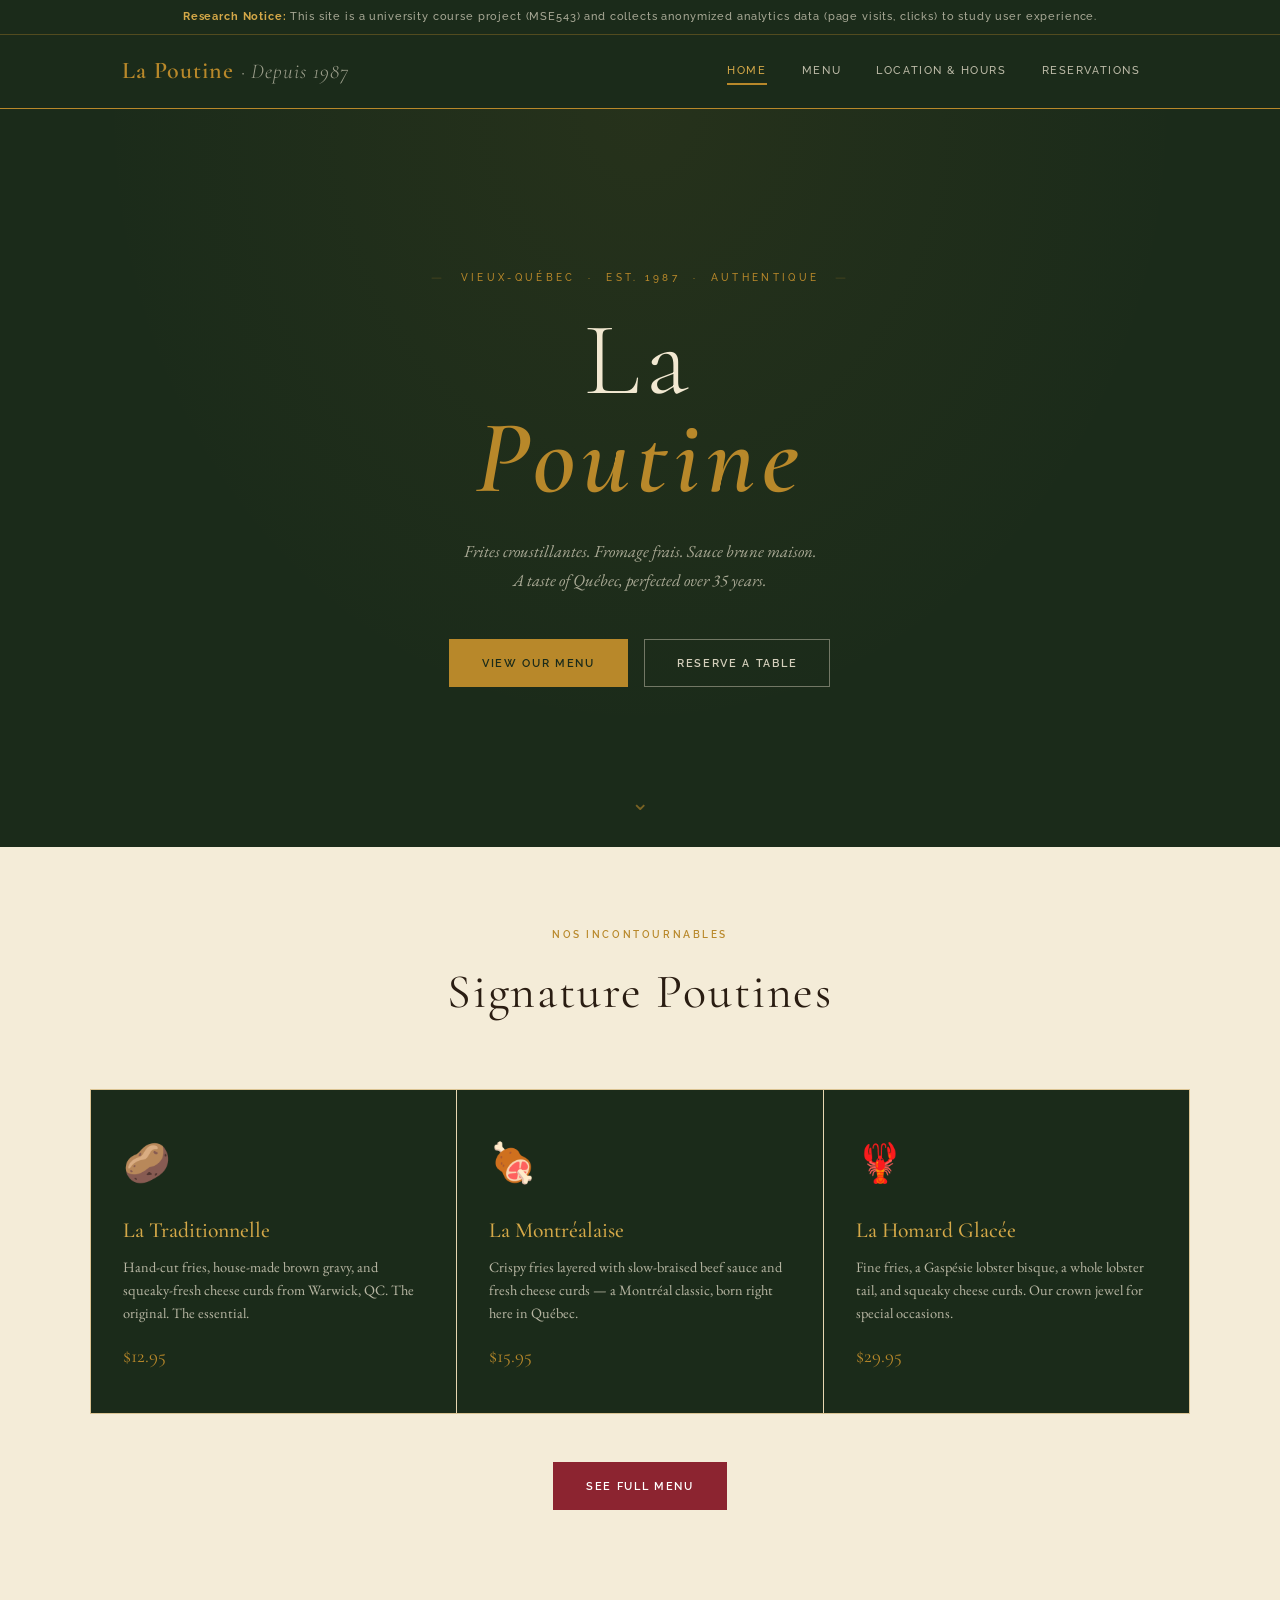
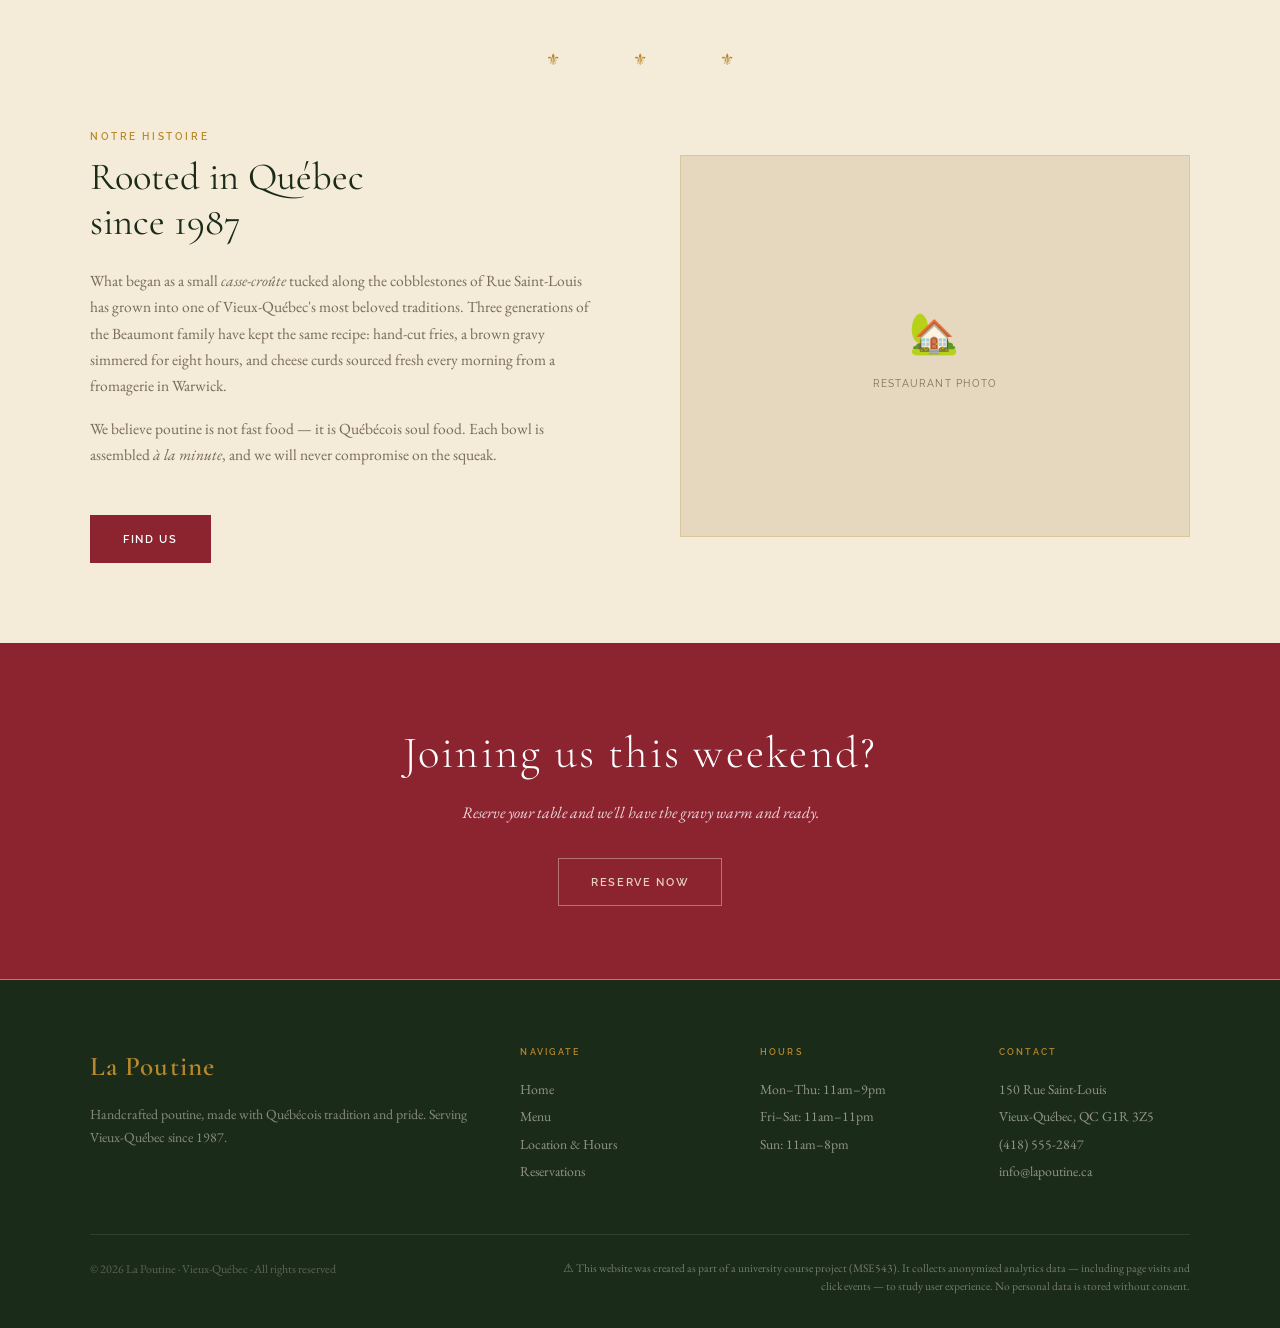
<file: index.html>
<!DOCTYPE html>
<html lang="en">
<head>
  <meta charset="UTF-8">
  <meta name="viewport" content="width=device-width, initial-scale=1.0">
  <title>La Poutine — Vieux-Québec</title>
  <link rel="stylesheet" href="style.css">

  <!-- Google Analytics (GA4) -->
  <script async src="https://www.googletagmanager.com/gtag/js?id=G-SV3MWKVPN7"></script>
  <script>
    window.dataLayer = window.dataLayer || [];
    function gtag(){dataLayer.push(arguments);}
    gtag('js', new Date());
    gtag('config', 'G-SV3MWKVPN7');
  </script>

  <!--
  ================================================================
  MICROSOFT CLARITY (OPTIONAL) — HEATMAPS & SESSION RECORDINGS
  ================================================================
  Step 1: Sign in at clarity.microsoft.com → Add new project
  Step 2: Copy your Project ID, replace YOUR_CLARITY_ID below,
          then uncomment this block on all 4 pages.

  <script type="text/javascript">
    (function(c,l,a,r,i,t,y){
      c[a]=c[a]||function(){(c[a].q=c[a].q||[]).push(arguments)};
      t=l.createElement(r);t.async=1;t.src="https://www.clarity.ms/tag/"+i;
      y=l.getElementsByTagName(r)[0];y.parentNode.insertBefore(t,y);
    })(window, document, "clarity", "script", "YOUR_CLARITY_ID");
  </script>
  ================================================================
  -->
</head>
<body>

  <!-- RESEARCH DISCLOSURE (required by assignment) -->
  <div class="disclosure-bar">
    <strong>Research Notice:</strong> This site is a university course project (MSE543) and collects anonymized analytics data (page visits, clicks) to study user experience.
  </div>

  <!-- HEADER -->
  <header>
    <div class="header-inner">
      <a href="index.html" class="logo">La Poutine <em>· Depuis 1987</em></a>
      <nav>
        <a href="index.html" class="active">Home</a>
        <a href="menu.html">Menu</a>
        <a href="location.html">Location &amp; Hours</a>
        <a href="reservations.html">Reservations</a>
      </nav>
    </div>
  </header>

  <!-- HERO -->
  <section class="hero">
    <div>
      <div class="hero-badge">Vieux-Québec &nbsp;·&nbsp; Est. 1987 &nbsp;·&nbsp; Authentique</div>
      <h1>La<br><strong>Poutine</strong></h1>
      <p class="hero-tagline">Frites croustillantes. Fromage frais. Sauce brune maison.<br>A taste of Québec, perfected over 35 years.</p>
      <div class="hero-ctas">
        <a href="menu.html" class="btn btn-gold">View Our Menu</a>
        <a href="reservations.html" class="btn btn-outline-light">Reserve a Table</a>
      </div>
    </div>
  </section>

  <!-- FEATURED POUTINES -->
  <section class="section">
    <div class="container">
      <div class="section-header">
        <span class="section-label">Nos Incontournables</span>
        <h2>Signature Poutines</h2>
      </div>
      <div class="featured-grid">
        <div class="featured-card">
          <div class="icon">🥔</div>
          <h3>La Traditionnelle</h3>
          <p>Hand-cut fries, house-made brown gravy, and squeaky-fresh cheese curds from Warwick, QC. The original. The essential.</p>
          <div class="price">$12.95</div>
        </div>
        <div class="featured-card">
          <div class="icon">🍖</div>
          <h3>La Montréalaise</h3>
          <p>Crispy fries layered with slow-braised beef sauce and fresh cheese curds — a Montréal classic, born right here in Québec.</p>
          <div class="price">$15.95</div>
        </div>
        <div class="featured-card">
          <div class="icon">🦞</div>
          <h3>La Homard Glacée</h3>
          <p>Fine fries, a Gaspésie lobster bisque, a whole lobster tail, and squeaky cheese curds. Our crown jewel for special occasions.</p>
          <div class="price">$29.95</div>
        </div>
      </div>
      <div style="text-align:center; margin-top:3rem;">
        <a href="menu.html" class="btn btn-rouge">See Full Menu</a>
      </div>
    </div>
  </section>

  <!-- ORNAMENT -->
  <div class="ornament">⚜ &nbsp; ⚜ &nbsp; ⚜</div>

  <!-- ABOUT -->
  <section class="section" style="padding-top:0;">
    <div class="container">
      <div class="about-grid">
        <div class="about-text">
          <span class="section-label">Notre Histoire</span>
          <h2>Rooted in Québec<br>since 1987</h2>
          <p>What began as a small <em>casse-croûte</em> tucked along the cobblestones of Rue Saint-Louis has grown into one of Vieux-Québec's most beloved traditions. Three generations of the Beaumont family have kept the same recipe: hand-cut fries, a brown gravy simmered for eight hours, and cheese curds sourced fresh every morning from a fromagerie in Warwick.</p>
          <p>We believe poutine is not fast food — it is Québécois soul food. Each bowl is assembled <em>à la minute</em>, and we will never compromise on the squeak.</p>
          <br>
          <a href="location.html" class="btn btn-rouge">Find Us</a>
        </div>
        <div class="about-img-placeholder">
          <span>🏡</span>
          Restaurant Photo
        </div>
      </div>
    </div>
  </section>

  <!-- CTA BANNER -->
  <div class="cta-banner">
    <h2>Joining us this weekend?</h2>
    <p>Reserve your table and we'll have the gravy warm and ready.</p>
    <a href="reservations.html" class="btn btn-outline-light">Reserve Now</a>
  </div>

  <!-- FOOTER -->
  <footer>
    <div class="footer-inner">
      <div class="footer-top">
        <div class="footer-brand">
          <a href="index.html" class="footer-logo-link">La Poutine</a>
          <p>Handcrafted poutine, made with Québécois tradition and pride. Serving Vieux-Québec since 1987.</p>
        </div>
        <div class="footer-col">
          <h4>Navigate</h4>
          <ul>
            <li><a href="index.html">Home</a></li>
            <li><a href="menu.html">Menu</a></li>
            <li><a href="location.html">Location &amp; Hours</a></li>
            <li><a href="reservations.html">Reservations</a></li>
          </ul>
        </div>
        <div class="footer-col">
          <h4>Hours</h4>
          <p>Mon–Thu: 11am–9pm</p>
          <p>Fri–Sat: 11am–11pm</p>
          <p>Sun: 11am–8pm</p>
        </div>
        <div class="footer-col">
          <h4>Contact</h4>
          <p>150 Rue Saint-Louis<br>Vieux-Québec, QC G1R 3Z5</p>
          <p><a href="tel:+14185552847">(418) 555-2847</a></p>
          <p><a href="mailto:info@lapoutine.ca">info@lapoutine.ca</a></p>
        </div>
      </div>
      <div class="footer-bottom">
        <p class="footer-copyright">© 2026 La Poutine · Vieux-Québec · All rights reserved</p>
        <p class="footer-disclaimer" id="disclaimer">⚠ This website was created as part of a university course project (MSE543). It collects anonymized analytics data — including page visits and click events — to study user experience. No personal data is stored without consent.</p>
      </div>
    </div>
  </footer>

  <script src="script.js"></script>
</body>
</html>
</file>
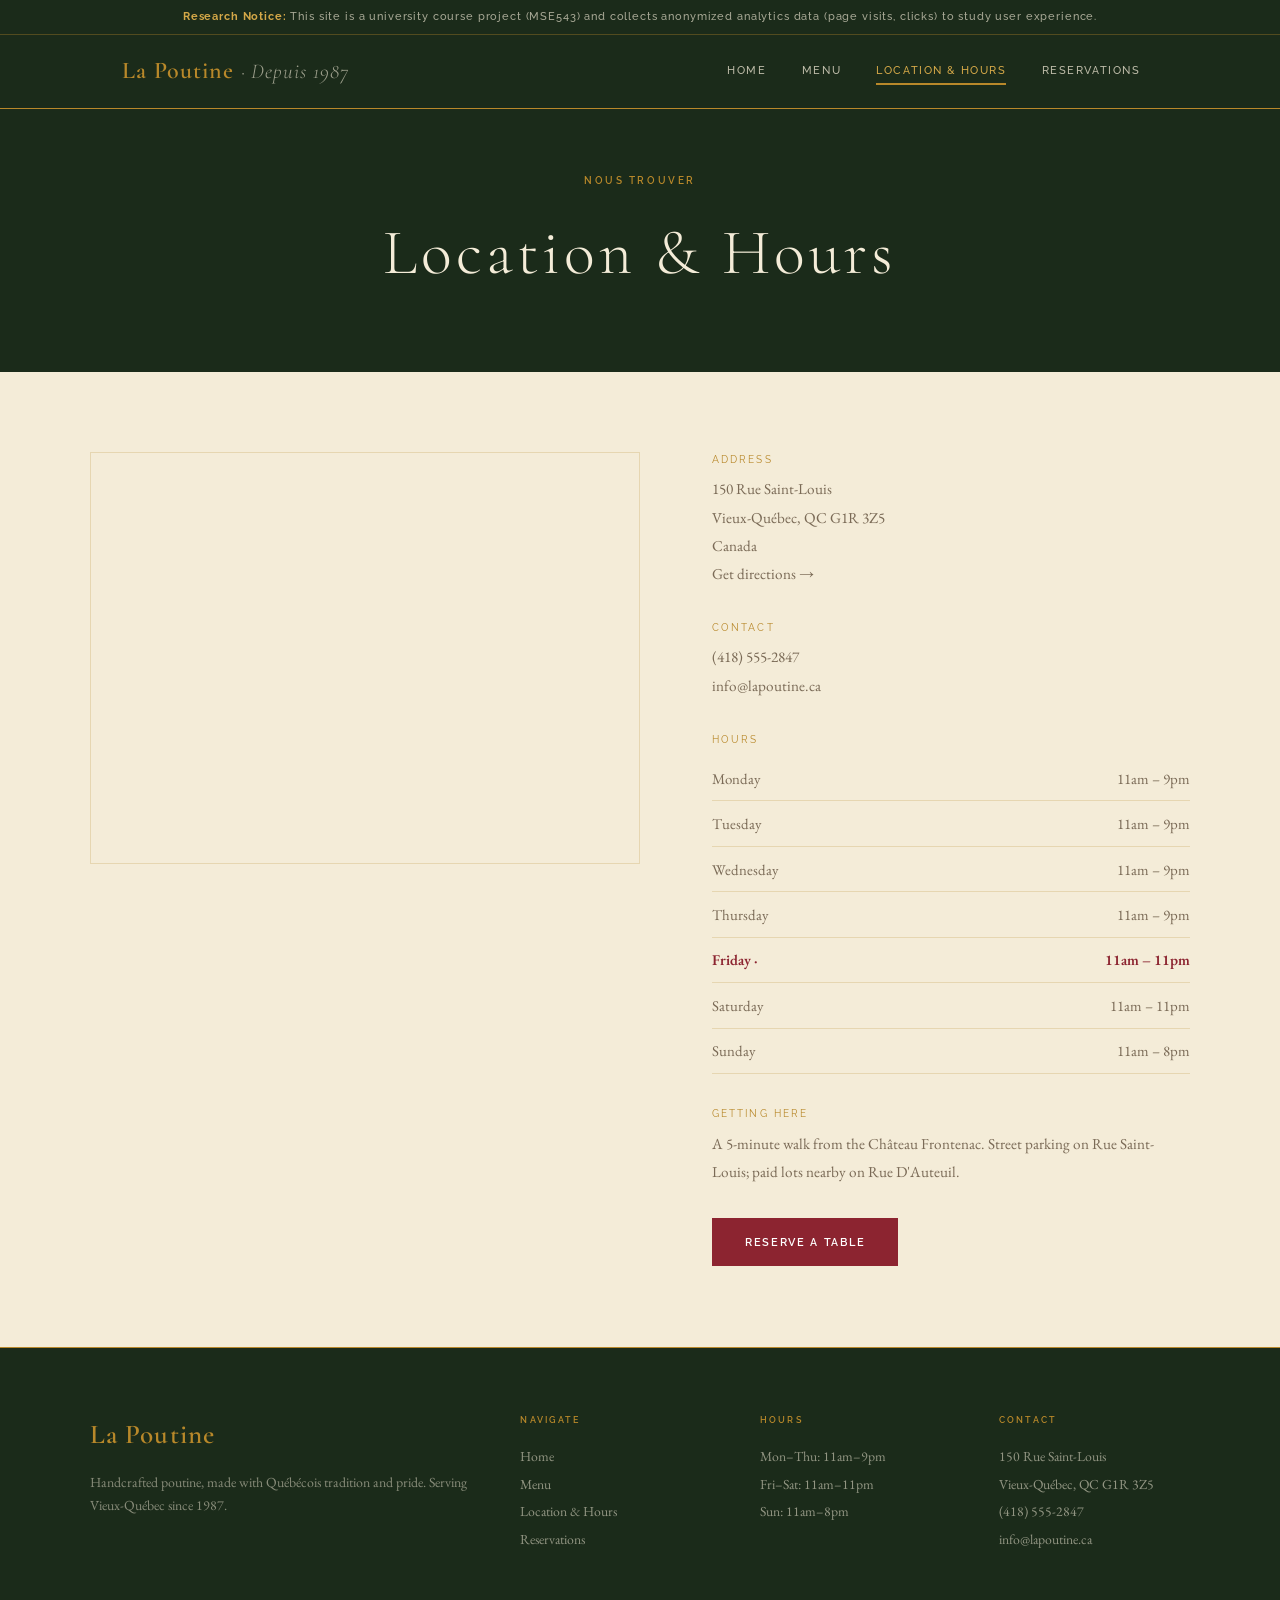
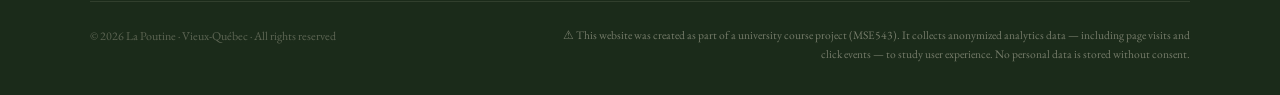
<file: location.html>
<!DOCTYPE html>
<html lang="en">
<head>
  <meta charset="UTF-8">
  <meta name="viewport" content="width=device-width, initial-scale=1.0">
  <title>Location &amp; Hours — La Poutine · Vieux-Québec</title>
  <link rel="stylesheet" href="style.css">

  <!-- Google Analytics (GA4) -->
  <script async src="https://www.googletagmanager.com/gtag/js?id=G-SV3MWKVPN7"></script>
  <script>
    window.dataLayer = window.dataLayer || [];
    function gtag(){dataLayer.push(arguments);}
    gtag('js', new Date());
    gtag('config', 'G-SV3MWKVPN7');
  </script>

  <!--
  ================================================================
  MICROSOFT CLARITY (OPTIONAL) — HEATMAPS & SESSION RECORDINGS
  ================================================================
  Step 1: Sign in at clarity.microsoft.com → Add new project
  Step 2: Copy your Project ID, replace YOUR_CLARITY_ID below,
          then uncomment this block on all 4 pages.

  <script type="text/javascript">
    (function(c,l,a,r,i,t,y){
      c[a]=c[a]||function(){(c[a].q=c[a].q||[]).push(arguments)};
      t=l.createElement(r);t.async=1;t.src="https://www.clarity.ms/tag/"+i;
      y=l.getElementsByTagName(r)[0];y.parentNode.insertBefore(t,y);
    })(window, document, "clarity", "script", "YOUR_CLARITY_ID");
  </script>
  ================================================================
  -->
</head>
<body>

  <!-- RESEARCH DISCLOSURE (required by assignment) -->
  <div class="disclosure-bar">
    <strong>Research Notice:</strong> This site is a university course project (MSE543) and collects anonymized analytics data (page visits, clicks) to study user experience.
  </div>

  <!-- HEADER -->
  <header>
    <div class="header-inner">
      <a href="index.html" class="logo">La Poutine <em>· Depuis 1987</em></a>
      <nav>
        <a href="index.html">Home</a>
        <a href="menu.html">Menu</a>
        <a href="location.html" class="active">Location &amp; Hours</a>
        <a href="reservations.html">Reservations</a>
      </nav>
    </div>
  </header>

  <!-- PAGE HERO -->
  <section class="page-hero">
    <span class="section-label">Nous Trouver</span>
    <h1>Location &amp; Hours</h1>
  </section>

  <section class="section">
    <div class="container">
      <div class="location-grid">

        <!-- MAP -->
        <div class="map-container">
          <iframe
            src="https://www.google.com/maps?q=Rue+Saint-Louis,+Vieux-Qu%C3%A9bec,+QC&output=embed"
            loading="lazy"
            referrerpolicy="no-referrer-when-downgrade"
            title="Map to La Poutine, Vieux-Québec"></iframe>
        </div>

        <!-- INFO -->
        <div>
          <div class="info-block">
            <span class="info-label">Address</span>
            <p>150 Rue Saint-Louis<br>Vieux-Québec, QC G1R 3Z5<br>Canada</p>
            <p><a href="https://www.google.com/maps?q=Rue+Saint-Louis,+Vieux-Qu%C3%A9bec,+QC" target="_blank" rel="noopener" data-event="directions_click">Get directions →</a></p>
          </div>

          <div class="info-block">
            <span class="info-label">Contact</span>
            <p><a href="tel:+14185552847">(418) 555-2847</a></p>
            <p><a href="mailto:info@lapoutine.ca">info@lapoutine.ca</a></p>
          </div>

          <div class="info-block">
            <span class="info-label">Hours</span>
            <table class="hours-table">
              <tr data-day="1"><td>Monday</td><td>11am – 9pm</td></tr>
              <tr data-day="2"><td>Tuesday</td><td>11am – 9pm</td></tr>
              <tr data-day="3"><td>Wednesday</td><td>11am – 9pm</td></tr>
              <tr data-day="4"><td>Thursday</td><td>11am – 9pm</td></tr>
              <tr data-day="5"><td>Friday</td><td>11am – 11pm</td></tr>
              <tr data-day="6"><td>Saturday</td><td>11am – 11pm</td></tr>
              <tr data-day="0"><td>Sunday</td><td>11am – 8pm</td></tr>
            </table>
          </div>

          <div class="info-block">
            <span class="info-label">Getting Here</span>
            <p>A 5-minute walk from the Château Frontenac. Street parking on Rue Saint-Louis; paid lots nearby on Rue D'Auteuil.</p>
          </div>

          <a href="reservations.html" class="btn btn-rouge">Reserve a Table</a>
        </div>

      </div>
    </div>
  </section>

  <!-- FOOTER -->
  <footer>
    <div class="footer-inner">
      <div class="footer-top">
        <div class="footer-brand">
          <a href="index.html" class="footer-logo-link">La Poutine</a>
          <p>Handcrafted poutine, made with Québécois tradition and pride. Serving Vieux-Québec since 1987.</p>
        </div>
        <div class="footer-col">
          <h4>Navigate</h4>
          <ul>
            <li><a href="index.html">Home</a></li>
            <li><a href="menu.html">Menu</a></li>
            <li><a href="location.html">Location &amp; Hours</a></li>
            <li><a href="reservations.html">Reservations</a></li>
          </ul>
        </div>
        <div class="footer-col">
          <h4>Hours</h4>
          <p>Mon–Thu: 11am–9pm</p>
          <p>Fri–Sat: 11am–11pm</p>
          <p>Sun: 11am–8pm</p>
        </div>
        <div class="footer-col">
          <h4>Contact</h4>
          <p>150 Rue Saint-Louis<br>Vieux-Québec, QC G1R 3Z5</p>
          <p><a href="tel:+14185552847">(418) 555-2847</a></p>
          <p><a href="mailto:info@lapoutine.ca">info@lapoutine.ca</a></p>
        </div>
      </div>
      <div class="footer-bottom">
        <p class="footer-copyright">© 2026 La Poutine · Vieux-Québec · All rights reserved</p>
        <p class="footer-disclaimer" id="disclaimer">⚠ This website was created as part of a university course project (MSE543). It collects anonymized analytics data — including page visits and click events — to study user experience. No personal data is stored without consent.</p>
      </div>
    </div>
  </footer>

  <script src="script.js"></script>
</body>
</html>
</file>
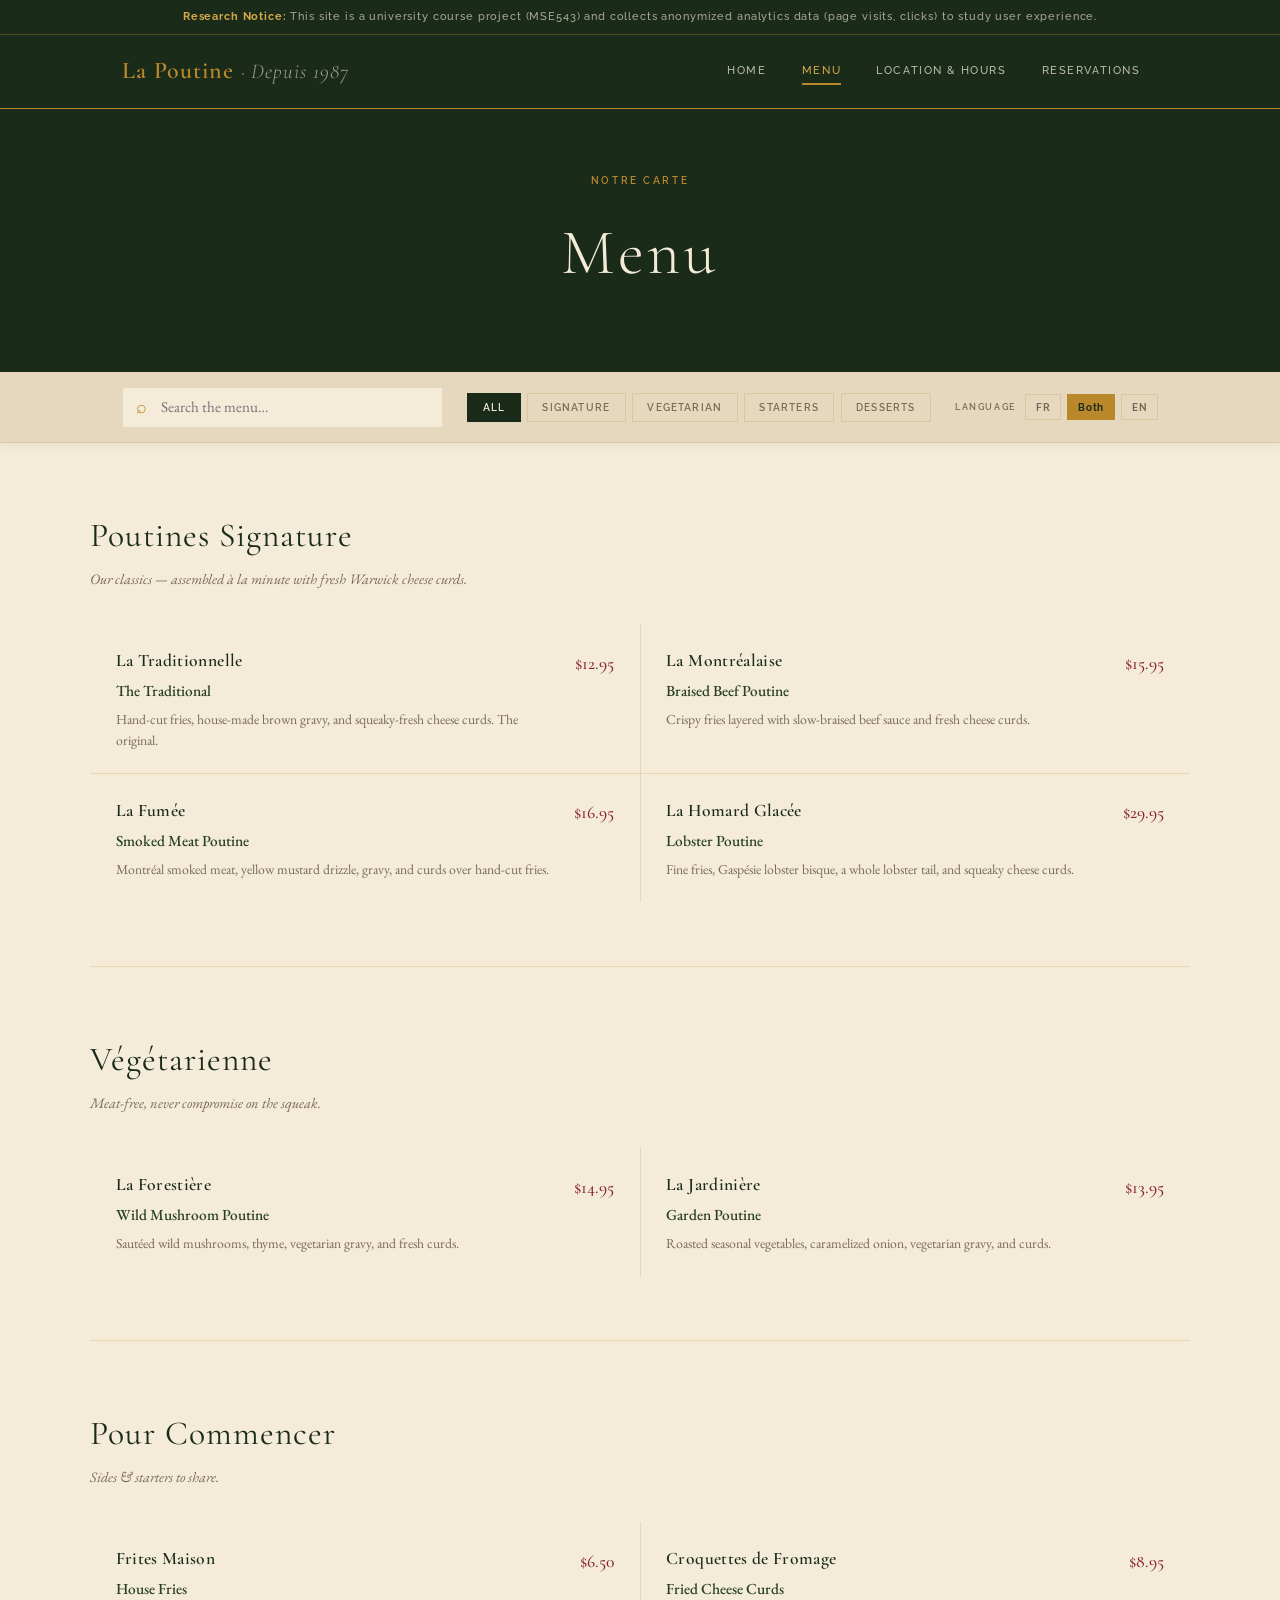
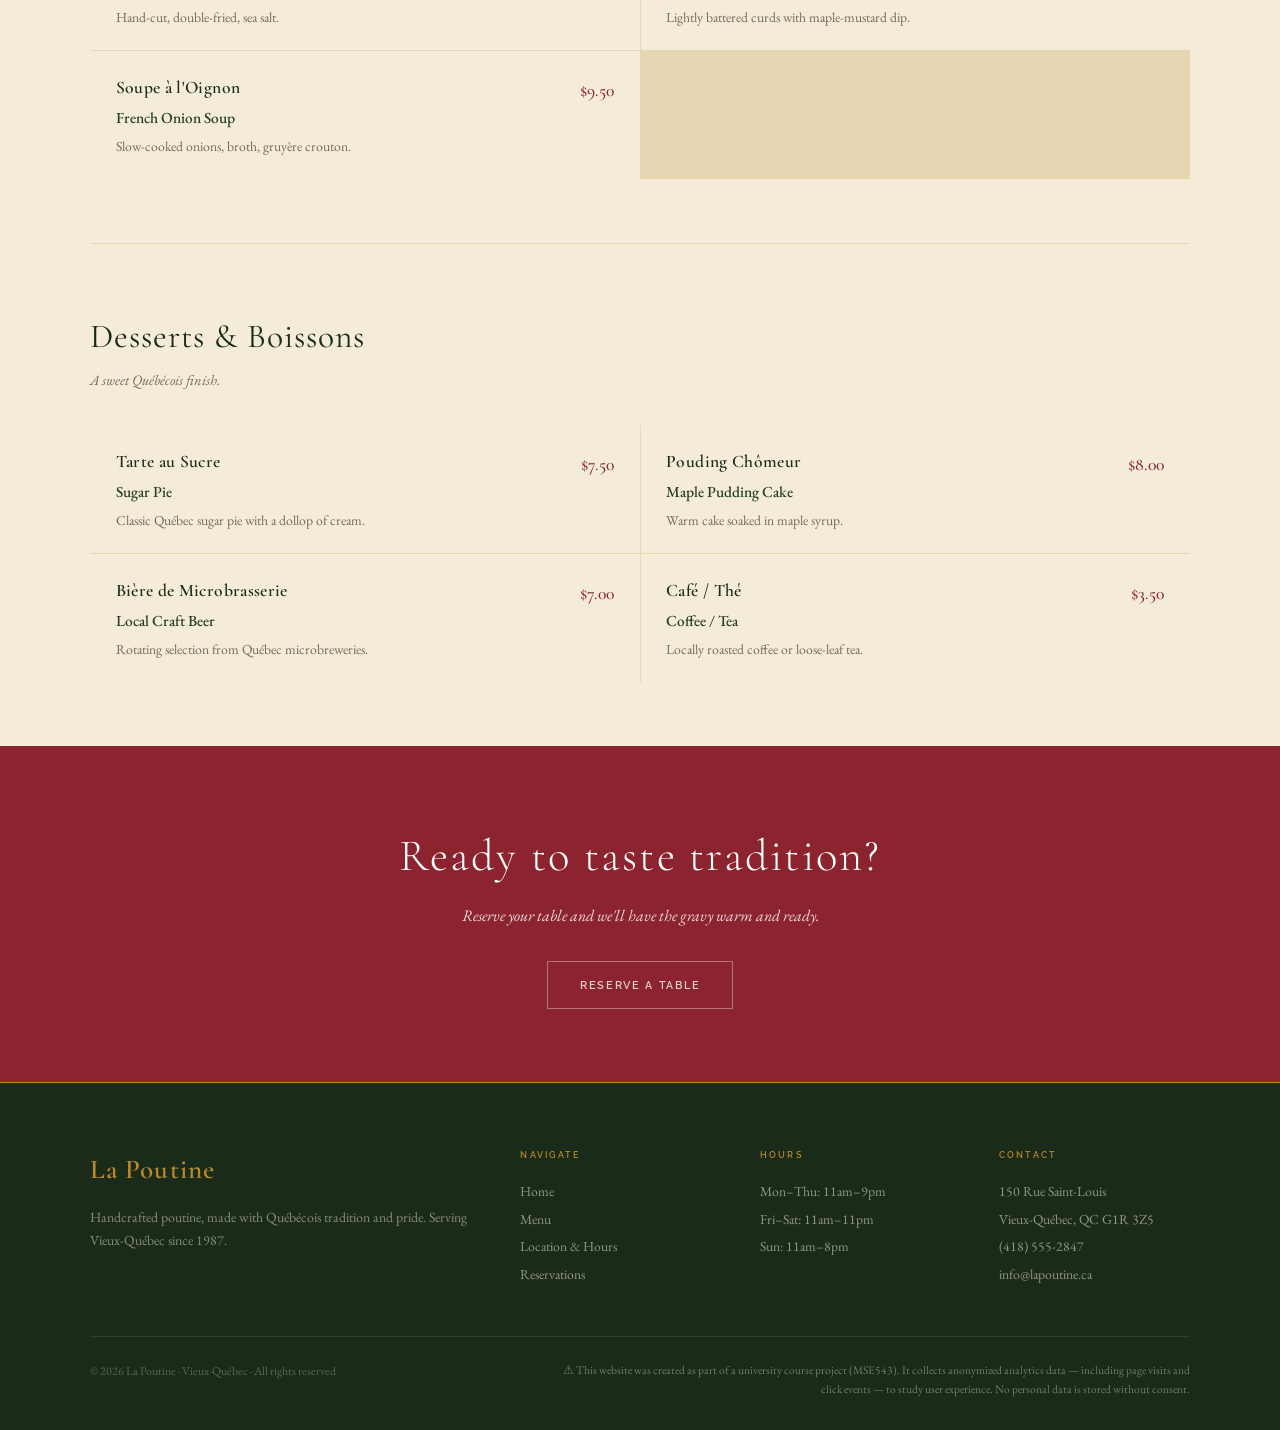
<file: menu.html>
<!DOCTYPE html>
<html lang="en">
<head>
  <meta charset="UTF-8">
  <meta name="viewport" content="width=device-width, initial-scale=1.0">
  <title>Menu — La Poutine · Vieux-Québec</title>
  <link rel="stylesheet" href="style.css">

  <!-- Google Analytics (GA4) -->
  <script async src="https://www.googletagmanager.com/gtag/js?id=G-SV3MWKVPN7"></script>
  <script>
    window.dataLayer = window.dataLayer || [];
    function gtag(){dataLayer.push(arguments);}
    gtag('js', new Date());
    gtag('config', 'G-SV3MWKVPN7');
  </script>

  <!--
  ================================================================
  MICROSOFT CLARITY (OPTIONAL) — HEATMAPS & SESSION RECORDINGS
  ================================================================
  Step 1: Sign in at clarity.microsoft.com → Add new project
  Step 2: Copy your Project ID, replace YOUR_CLARITY_ID below,
          then uncomment this block on all 4 pages.

  <script type="text/javascript">
    (function(c,l,a,r,i,t,y){
      c[a]=c[a]||function(){(c[a].q=c[a].q||[]).push(arguments)};
      t=l.createElement(r);t.async=1;t.src="https://www.clarity.ms/tag/"+i;
      y=l.getElementsByTagName(r)[0];y.parentNode.insertBefore(t,y);
    })(window, document, "clarity", "script", "YOUR_CLARITY_ID");
  </script>
  ================================================================
  -->
</head>
<body>

  <!-- RESEARCH DISCLOSURE (required by assignment) -->
  <div class="disclosure-bar">
    <strong>Research Notice:</strong> This site is a university course project (MSE543) and collects anonymized analytics data (page visits, clicks) to study user experience.
  </div>

  <!-- HEADER -->
  <header>
    <div class="header-inner">
      <a href="index.html" class="logo">La Poutine <em>· Depuis 1987</em></a>
      <nav>
        <a href="index.html">Home</a>
        <a href="menu.html" class="active">Menu</a>
        <a href="location.html">Location &amp; Hours</a>
        <a href="reservations.html">Reservations</a>
      </nav>
    </div>
  </header>

  <!-- PAGE HERO -->
  <section class="page-hero">
    <span class="section-label">Notre Carte</span>
    <h1>Menu</h1>
  </section>

  <!-- MENU TOOLBAR (sticky): search · category anchors/filters · language toggle -->
  <div class="menu-toolbar" id="menu-toolbar">
    <div class="menu-toolbar-inner">

      <div class="menu-search">
        <span class="menu-search-icon" aria-hidden="true">⌕</span>
        <input type="search" id="menu-search-input" placeholder="Search the menu…"
               aria-label="Search the menu" autocomplete="off">
      </div>

      <div class="menu-filters" role="group" aria-label="Filter menu by category">
        <button type="button" class="menu-chip active" data-filter="all">All</button>
        <button type="button" class="menu-chip" data-filter="signature">Signature</button>
        <button type="button" class="menu-chip" data-filter="vegetarian">Vegetarian</button>
        <button type="button" class="menu-chip" data-filter="starters">Starters</button>
        <button type="button" class="menu-chip" data-filter="desserts">Desserts</button>
      </div>

      <div class="menu-lang" role="group" aria-label="Menu language">
        <span class="menu-lang-label">Language</span>
        <button type="button" class="lang-btn" data-lang="fr">FR</button>
        <button type="button" class="lang-btn active" data-lang="both">Both</button>
        <button type="button" class="lang-btn" data-lang="en">EN</button>
      </div>

    </div>
  </div>

  <div class="container lang-both" id="menu-container">

    <!-- No-results message (shown by script.js when search/filter matches nothing) -->
    <p class="menu-no-results" id="menu-no-results" hidden>
      No matching items. Try a different search term or clear your filters.
    </p>

    <!-- SIGNATURE POUTINES -->
    <section class="menu-section" id="signature" data-category="signature">
      <h2 class="menu-section-title">Poutines Signature</h2>
      <p class="menu-section-subtitle">Our classics — assembled à la minute with fresh Warwick cheese curds.</p>
      <div class="menu-grid">
        <div class="menu-item">
          <div class="menu-item-info">
            <span class="menu-item-name">La Traditionnelle</span>
            <span class="menu-item-name-en">The Traditional</span>
            <p class="menu-item-desc">Hand-cut fries, house-made brown gravy, and squeaky-fresh cheese curds. The original.</p>
          </div>
          <div class="menu-item-price">$12.95</div>
        </div>
        <div class="menu-item">
          <div class="menu-item-info">
            <span class="menu-item-name">La Montréalaise</span>
            <span class="menu-item-name-en">Braised Beef Poutine</span>
            <p class="menu-item-desc">Crispy fries layered with slow-braised beef sauce and fresh cheese curds.</p>
          </div>
          <div class="menu-item-price">$15.95</div>
        </div>
        <div class="menu-item">
          <div class="menu-item-info">
            <span class="menu-item-name">La Fumée</span>
            <span class="menu-item-name-en">Smoked Meat Poutine</span>
            <p class="menu-item-desc">Montréal smoked meat, yellow mustard drizzle, gravy, and curds over hand-cut fries.</p>
          </div>
          <div class="menu-item-price">$16.95</div>
        </div>
        <div class="menu-item">
          <div class="menu-item-info">
            <span class="menu-item-name">La Homard Glacée</span>
            <span class="menu-item-name-en">Lobster Poutine</span>
            <p class="menu-item-desc">Fine fries, Gaspésie lobster bisque, a whole lobster tail, and squeaky cheese curds.</p>
          </div>
          <div class="menu-item-price">$29.95</div>
        </div>
      </div>
    </section>

    <!-- VEGETARIAN -->
    <section class="menu-section" id="vegetarian" data-category="vegetarian">
      <h2 class="menu-section-title">Végétarienne</h2>
      <p class="menu-section-subtitle">Meat-free, never compromise on the squeak.</p>
      <div class="menu-grid">
        <div class="menu-item">
          <div class="menu-item-info">
            <span class="menu-item-name">La Forestière</span>
            <span class="menu-item-name-en">Wild Mushroom Poutine</span>
            <p class="menu-item-desc">Sautéed wild mushrooms, thyme, vegetarian gravy, and fresh curds.</p>
          </div>
          <div class="menu-item-price">$14.95</div>
        </div>
        <div class="menu-item">
          <div class="menu-item-info">
            <span class="menu-item-name">La Jardinière</span>
            <span class="menu-item-name-en">Garden Poutine</span>
            <p class="menu-item-desc">Roasted seasonal vegetables, caramelized onion, vegetarian gravy, and curds.</p>
          </div>
          <div class="menu-item-price">$13.95</div>
        </div>
      </div>
    </section>

    <!-- SIDES & STARTERS -->
    <section class="menu-section" id="starters" data-category="starters">
      <h2 class="menu-section-title">Pour Commencer</h2>
      <p class="menu-section-subtitle">Sides &amp; starters to share.</p>
      <div class="menu-grid">
        <div class="menu-item">
          <div class="menu-item-info">
            <span class="menu-item-name">Frites Maison</span>
            <span class="menu-item-name-en">House Fries</span>
            <p class="menu-item-desc">Hand-cut, double-fried, sea salt.</p>
          </div>
          <div class="menu-item-price">$6.50</div>
        </div>
        <div class="menu-item">
          <div class="menu-item-info">
            <span class="menu-item-name">Croquettes de Fromage</span>
            <span class="menu-item-name-en">Fried Cheese Curds</span>
            <p class="menu-item-desc">Lightly battered curds with maple-mustard dip.</p>
          </div>
          <div class="menu-item-price">$8.95</div>
        </div>
        <div class="menu-item">
          <div class="menu-item-info">
            <span class="menu-item-name">Soupe à l'Oignon</span>
            <span class="menu-item-name-en">French Onion Soup</span>
            <p class="menu-item-desc">Slow-cooked onions, broth, gruyère crouton.</p>
          </div>
          <div class="menu-item-price">$9.50</div>
        </div>
      </div>
    </section>

    <!-- DESSERTS & DRINKS -->
    <section class="menu-section" id="desserts" data-category="desserts">
      <h2 class="menu-section-title">Desserts &amp; Boissons</h2>
      <p class="menu-section-subtitle">A sweet Québécois finish.</p>
      <div class="menu-grid">
        <div class="menu-item">
          <div class="menu-item-info">
            <span class="menu-item-name">Tarte au Sucre</span>
            <span class="menu-item-name-en">Sugar Pie</span>
            <p class="menu-item-desc">Classic Québec sugar pie with a dollop of cream.</p>
          </div>
          <div class="menu-item-price">$7.50</div>
        </div>
        <div class="menu-item">
          <div class="menu-item-info">
            <span class="menu-item-name">Pouding Chômeur</span>
            <span class="menu-item-name-en">Maple Pudding Cake</span>
            <p class="menu-item-desc">Warm cake soaked in maple syrup.</p>
          </div>
          <div class="menu-item-price">$8.00</div>
        </div>
        <div class="menu-item">
          <div class="menu-item-info">
            <span class="menu-item-name">Bière de Microbrasserie</span>
            <span class="menu-item-name-en">Local Craft Beer</span>
            <p class="menu-item-desc">Rotating selection from Québec microbreweries.</p>
          </div>
          <div class="menu-item-price">$7.00</div>
        </div>
        <div class="menu-item">
          <div class="menu-item-info">
            <span class="menu-item-name">Café / Thé</span>
            <span class="menu-item-name-en">Coffee / Tea</span>
            <p class="menu-item-desc">Locally roasted coffee or loose-leaf tea.</p>
          </div>
          <div class="menu-item-price">$3.50</div>
        </div>
      </div>
    </section>

  </div>

  <!-- CTA BANNER -->
  <div class="cta-banner">
    <h2>Ready to taste tradition?</h2>
    <p>Reserve your table and we'll have the gravy warm and ready.</p>
    <a href="reservations.html" class="btn btn-outline-light">Reserve a Table</a>
  </div>

  <!-- FOOTER -->
  <footer>
    <div class="footer-inner">
      <div class="footer-top">
        <div class="footer-brand">
          <a href="index.html" class="footer-logo-link">La Poutine</a>
          <p>Handcrafted poutine, made with Québécois tradition and pride. Serving Vieux-Québec since 1987.</p>
        </div>
        <div class="footer-col">
          <h4>Navigate</h4>
          <ul>
            <li><a href="index.html">Home</a></li>
            <li><a href="menu.html">Menu</a></li>
            <li><a href="location.html">Location &amp; Hours</a></li>
            <li><a href="reservations.html">Reservations</a></li>
          </ul>
        </div>
        <div class="footer-col">
          <h4>Hours</h4>
          <p>Mon–Thu: 11am–9pm</p>
          <p>Fri–Sat: 11am–11pm</p>
          <p>Sun: 11am–8pm</p>
        </div>
        <div class="footer-col">
          <h4>Contact</h4>
          <p>150 Rue Saint-Louis<br>Vieux-Québec, QC G1R 3Z5</p>
          <p><a href="tel:+14185552847">(418) 555-2847</a></p>
          <p><a href="mailto:info@lapoutine.ca">info@lapoutine.ca</a></p>
        </div>
      </div>
      <div class="footer-bottom">
        <p class="footer-copyright">© 2026 La Poutine · Vieux-Québec · All rights reserved</p>
        <p class="footer-disclaimer" id="disclaimer">⚠ This website was created as part of a university course project (MSE543). It collects anonymized analytics data — including page visits and click events — to study user experience. No personal data is stored without consent.</p>
      </div>
    </div>
  </footer>

  <script src="script.js"></script>
</body>
</html>
</file>
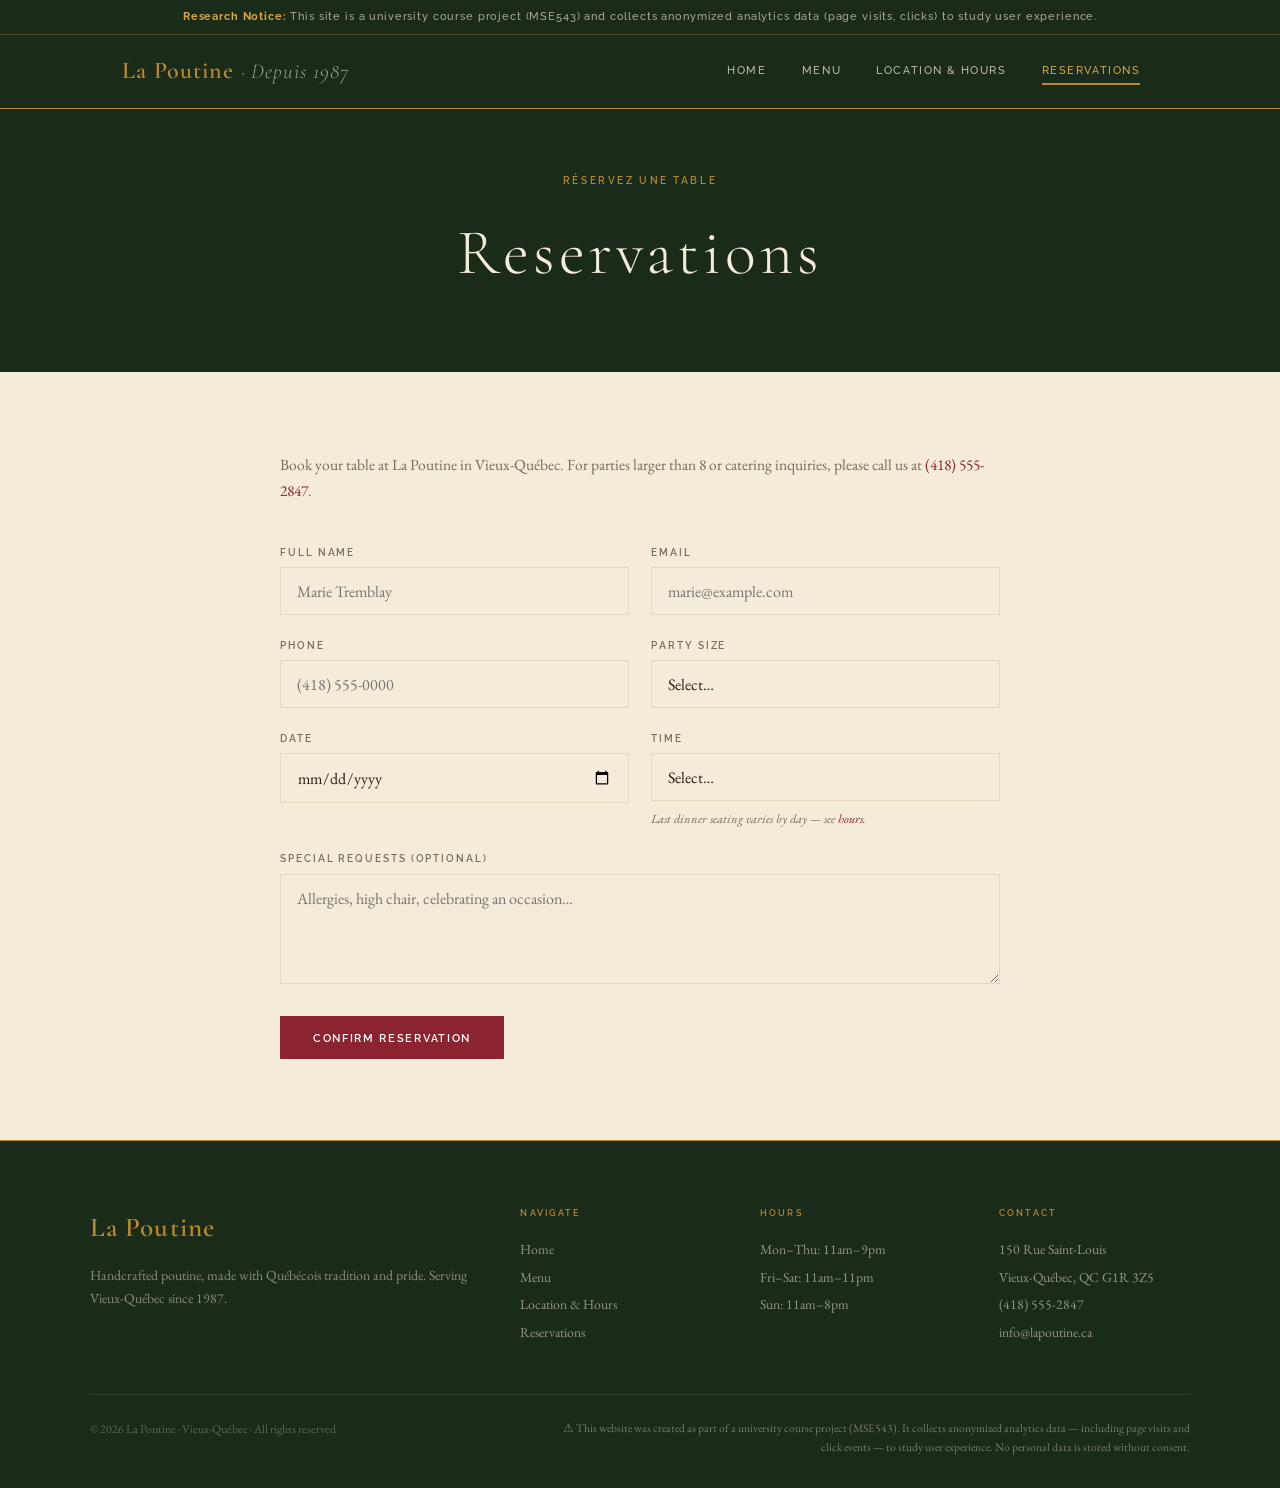
<file: reservations.html>
<!DOCTYPE html>
<html lang="en">
<head>
  <meta charset="UTF-8">
  <meta name="viewport" content="width=device-width, initial-scale=1.0">
  <title>Reservations — La Poutine · Vieux-Québec</title>
  <link rel="stylesheet" href="style.css">

  <!-- Google Analytics (GA4) -->
  <script async src="https://www.googletagmanager.com/gtag/js?id=G-SV3MWKVPN7"></script>
  <script>
    window.dataLayer = window.dataLayer || [];
    function gtag(){dataLayer.push(arguments);}
    gtag('js', new Date());
    gtag('config', 'G-SV3MWKVPN7');
  </script>

  <!--
  ================================================================
  MICROSOFT CLARITY (OPTIONAL) — HEATMAPS & SESSION RECORDINGS
  ================================================================
  Step 1: Sign in at clarity.microsoft.com → Add new project
  Step 2: Copy your Project ID, replace YOUR_CLARITY_ID below,
          then uncomment this block on all 4 pages.

  <script type="text/javascript">
    (function(c,l,a,r,i,t,y){
      c[a]=c[a]||function(){(c[a].q=c[a].q||[]).push(arguments)};
      t=l.createElement(r);t.async=1;t.src="https://www.clarity.ms/tag/"+i;
      y=l.getElementsByTagName(r)[0];y.parentNode.insertBefore(t,y);
    })(window, document, "clarity", "script", "YOUR_CLARITY_ID");
  </script>
  ================================================================
  -->
</head>
<body>

  <!-- RESEARCH DISCLOSURE (required by assignment) -->
  <div class="disclosure-bar">
    <strong>Research Notice:</strong> This site is a university course project (MSE543) and collects anonymized analytics data (page visits, clicks) to study user experience.
  </div>

  <!-- HEADER -->
  <header>
    <div class="header-inner">
      <a href="index.html" class="logo">La Poutine <em>· Depuis 1987</em></a>
      <nav>
        <a href="index.html">Home</a>
        <a href="menu.html">Menu</a>
        <a href="location.html">Location &amp; Hours</a>
        <a href="reservations.html" class="active">Reservations</a>
      </nav>
    </div>
  </header>

  <!-- PAGE HERO -->
  <section class="page-hero">
    <span class="section-label">Réservez une Table</span>
    <h1>Reservations</h1>
  </section>

  <section class="section">
    <div class="container" style="max-width:720px;">
      <p class="form-intro">
        Book your table at La Poutine in Vieux-Québec. For parties larger than 8 or catering inquiries,
        please call us at <a href="tel:+14185552847">(418) 555-2847</a>.
      </p>

      <!-- RESERVATION FORM -->
      <form id="reservation-form" novalidate>
        <div class="form-grid">
          <div class="form-group">
            <label for="name">Full Name</label>
            <input type="text" id="name" name="name" required placeholder="Marie Tremblay">
            <span class="field-error" data-error-for="name"></span>
          </div>
          <div class="form-group">
            <label for="email">Email</label>
            <input type="email" id="email" name="email" required placeholder="marie@example.com">
            <span class="field-error" data-error-for="email"></span>
          </div>
          <div class="form-group">
            <label for="phone">Phone</label>
            <input type="tel" id="phone" name="phone" required placeholder="(418) 555-0000">
            <span class="field-error" data-error-for="phone"></span>
          </div>
          <div class="form-group">
            <label for="guests">Party Size</label>
            <select id="guests" name="guests" required>
              <option value="" disabled selected>Select…</option>
              <option value="1">1 guest</option>
              <option value="2">2 guests</option>
              <option value="3">3 guests</option>
              <option value="4">4 guests</option>
              <option value="5">5 guests</option>
              <option value="6">6 guests</option>
              <option value="7">7 guests</option>
              <option value="8">8 guests</option>
            </select>
            <span class="field-error" data-error-for="guests"></span>
          </div>
          <div class="form-group">
            <label for="date">Date</label>
            <input type="date" id="date" name="date" required>
            <span class="field-error" data-error-for="date"></span>
          </div>
          <div class="form-group">
            <label for="time">Time</label>
            <select id="time" name="time" required aria-describedby="time-hint" aria-invalid="false">
              <option value="" disabled selected>Select…</option>
              <optgroup label="Lunch service (11:00 AM – 2:30 PM)">
                <option>11:00 AM</option>
                <option>11:30 AM</option>
                <option>12:00 PM</option>
                <option>12:30 PM</option>
                <option>1:00 PM</option>
                <option>1:30 PM</option>
                <option>2:00 PM</option>
              </optgroup>
              <optgroup label="Dinner service (5:00 PM – 8:30 PM)">
                <option>5:00 PM</option>
                <option>5:30 PM</option>
                <option>6:00 PM</option>
                <option>6:30 PM</option>
                <option>7:00 PM</option>
                <option>7:30 PM</option>
                <option>8:00 PM</option>
                <option>8:30 PM</option>
              </optgroup>
            </select>
            <span class="field-hint" id="time-hint">Last dinner seating varies by day — see <a href="location.html">hours</a>.</span>
            <span class="field-error" data-error-for="time"></span>
          </div>
          <div class="form-group full">
            <label for="notes">Special Requests (optional)</label>
            <textarea id="notes" name="notes" placeholder="Allergies, high chair, celebrating an occasion…"></textarea>
          </div>
        </div>

        <div class="form-submit">
          <button type="submit" class="btn btn-rouge">Confirm Reservation</button>
        </div>
      </form>

      <!-- SUCCESS / CONFIRMATION STATE (shown by script.js after submit) -->
      <div class="success-msg" id="success-msg" role="status" aria-live="polite">
        <div class="success-check" aria-hidden="true">✓</div>
        <h3>Merci! Your table is reserved.</h3>
        <p>A confirmation has been sent to your email. We can't wait to welcome you to La Poutine.</p>
        <dl class="reservation-summary" id="reservation-summary">
          <div><dt>Name</dt><dd data-summary="name"></dd></div>
          <div><dt>Party</dt><dd data-summary="guests"></dd></div>
          <div><dt>Date</dt><dd data-summary="date"></dd></div>
          <div><dt>Time</dt><dd data-summary="time"></dd></div>
        </dl>
        <button type="button" class="btn btn-outline-light" id="new-reservation-btn">Make Another Reservation</button>
      </div>
    </div>
  </section>

  <!-- FOOTER -->
  <footer>
    <div class="footer-inner">
      <div class="footer-top">
        <div class="footer-brand">
          <a href="index.html" class="footer-logo-link">La Poutine</a>
          <p>Handcrafted poutine, made with Québécois tradition and pride. Serving Vieux-Québec since 1987.</p>
        </div>
        <div class="footer-col">
          <h4>Navigate</h4>
          <ul>
            <li><a href="index.html">Home</a></li>
            <li><a href="menu.html">Menu</a></li>
            <li><a href="location.html">Location &amp; Hours</a></li>
            <li><a href="reservations.html">Reservations</a></li>
          </ul>
        </div>
        <div class="footer-col">
          <h4>Hours</h4>
          <p>Mon–Thu: 11am–9pm</p>
          <p>Fri–Sat: 11am–11pm</p>
          <p>Sun: 11am–8pm</p>
        </div>
        <div class="footer-col">
          <h4>Contact</h4>
          <p>150 Rue Saint-Louis<br>Vieux-Québec, QC G1R 3Z5</p>
          <p><a href="tel:+14185552847">(418) 555-2847</a></p>
          <p><a href="mailto:info@lapoutine.ca">info@lapoutine.ca</a></p>
        </div>
      </div>
      <div class="footer-bottom">
        <p class="footer-copyright">© 2026 La Poutine · Vieux-Québec · All rights reserved</p>
        <p class="footer-disclaimer" id="disclaimer">⚠ This website was created as part of a university course project (MSE543). It collects anonymized analytics data — including page visits and click events — to study user experience. No personal data is stored without consent.</p>
      </div>
    </div>
  </footer>

  <script src="script.js"></script>
</body>
</html>
</file>
<file: style.css>
@import url('https://fonts.googleapis.com/css2?family=Cormorant+Garamond:ital,wght@0,300;0,400;0,500;0,600;1,300;1,400;1,600&family=EB+Garamond:ital,wght@0,400;0,500;1,400;1,500&family=Raleway:wght@300;400;500;600;700&display=swap');

/* ===================== TOKENS ===================== */
:root {
  --parchment:     #F4ECD8;
  --parchment-mid: #E5D8BE;
  --forest:        #1B2B1A;
  --forest-mid:    #28401F;
  --rouge:         #8C2430;
  --rouge-dark:    #6A1B25;
  --gold:          #B8882A;
  --gold-light:    #D4A848;
  --ink:           #2A1D12;
  --warm-gray:     #7A6A56;
  --border:        rgba(184,136,42,0.22);
}

/* ===================== RESET ===================== */
*, *::before, *::after { box-sizing: border-box; margin: 0; padding: 0; }
html { scroll-behavior: smooth; }
img { max-width: 100%; display: block; }

/* ===================== BASE ===================== */
body {
  font-family: 'EB Garamond', Georgia, serif;
  color: var(--ink);
  background: var(--parchment);
  font-size: 18px;
  line-height: 1.7;
}
a { color: inherit; text-decoration: none; }

/* ===================== DISCLOSURE BAR ===================== */
.disclosure-bar {
  background: var(--forest);
  border-bottom: 1px solid rgba(184,136,42,0.35);
  text-align: center;
  padding: 0.5rem 1.5rem;
  font-family: 'Raleway', sans-serif;
  font-size: 0.67rem;
  font-weight: 500;
  letter-spacing: 0.08em;
  color: rgba(244,236,216,0.65);
}
.disclosure-bar strong { color: var(--gold-light); }

/* ===================== HEADER ===================== */
header {
  background: var(--forest);
  border-bottom: 1px solid var(--gold);
  position: sticky;
  top: 0;
  z-index: 200;
  transition: box-shadow 0.3s ease, background 0.3s ease;
}
header.scrolled { box-shadow: 0 6px 24px rgba(15,24,14,0.4); }
.header-inner {
  max-width: 1100px;
  margin: 0 auto;
  padding: 0 2rem;
  display: flex;
  align-items: center;
  justify-content: space-between;
}
.logo {
  font-family: 'Cormorant Garamond', serif;
  font-size: 1.5rem;
  font-weight: 600;
  color: var(--gold);
  padding: 1rem 0;
  letter-spacing: 0.04em;
}
.logo em {
  font-weight: 300;
  color: rgba(244,236,216,0.6);
  font-style: italic;
  font-size: 0.88em;
}
nav { display: flex; }
nav a {
  font-family: 'Raleway', sans-serif;
  font-size: 0.7rem;
  font-weight: 500;
  letter-spacing: 0.14em;
  text-transform: uppercase;
  color: rgba(244,236,216,0.75);
  padding: 1.4rem 1.1rem;
  border-bottom: 2px solid transparent;
  transition: color 0.2s, border-color 0.2s;
}
nav a:hover, nav a.active {
  color: var(--gold-light);
  border-bottom-color: var(--gold);
}

/* ===================== HERO ===================== */
.hero {
  background: var(--forest);
  min-height: 82vh;
  display: flex;
  align-items: center;
  justify-content: center;
  text-align: center;
  padding: 5rem 2rem;
  position: relative;
  overflow: hidden;
}
.hero::before {
  content: '';
  position: absolute;
  inset: 0;
  background: radial-gradient(ellipse at center top, rgba(184,136,42,0.07) 0%, transparent 60%);
  pointer-events: none;
}
.hero-badge {
  font-family: 'Raleway', sans-serif;
  font-size: 0.65rem;
  font-weight: 500;
  letter-spacing: 0.32em;
  text-transform: uppercase;
  color: var(--gold);
  margin-bottom: 1.5rem;
  display: flex;
  align-items: center;
  justify-content: center;
  gap: 1rem;
}
.hero-badge::before, .hero-badge::after {
  content: '⸻';
  opacity: 0.35;
}
.hero h1 {
  font-family: 'Cormorant Garamond', serif;
  font-size: clamp(3.5rem, 9vw, 6.5rem);
  font-weight: 300;
  color: var(--parchment);
  line-height: 0.95;
  letter-spacing: 0.06em;
  margin-bottom: 0.3rem;
}
.hero h1 strong {
  display: block;
  font-weight: 600;
  font-style: italic;
  color: var(--gold);
}
.hero-tagline {
  font-size: 1.05rem;
  font-style: italic;
  color: rgba(244,236,216,0.65);
  margin: 1.8rem auto 2.8rem;
  max-width: 480px;
  line-height: 1.7;
}
.hero-ctas {
  display: flex;
  gap: 1rem;
  justify-content: center;
  flex-wrap: wrap;
}

/* ===================== BUTTONS ===================== */
.btn {
  display: inline-block;
  position: relative;
  font-family: 'Raleway', sans-serif;
  font-size: 0.7rem;
  font-weight: 600;
  letter-spacing: 0.15em;
  text-transform: uppercase;
  padding: 0.85rem 2rem;
  border: 1.5px solid currentColor;
  transition: background 0.25s ease, color 0.25s ease, border-color 0.25s ease,
              transform 0.25s ease, box-shadow 0.25s ease;
  cursor: pointer;
  will-change: transform;
}
.btn:hover { transform: translateY(-2px); box-shadow: 0 8px 20px rgba(42,29,18,0.18); }
.btn:active { transform: translateY(0); box-shadow: 0 3px 8px rgba(42,29,18,0.15); }
.btn-outline-light {
  color: rgba(244,236,216,0.85);
  border-color: rgba(244,236,216,0.4);
  background: transparent;
}
.btn-outline-light:hover { background: var(--parchment); color: var(--forest); border-color: var(--parchment); }
.btn-gold   { color: var(--forest); background: var(--gold); border-color: var(--gold); }
.btn-gold:hover   { background: var(--gold-light); border-color: var(--gold-light); }
.btn-rouge  { color: #fff; background: var(--rouge); border-color: var(--rouge); }
.btn-rouge:hover  { background: var(--rouge-dark); border-color: var(--rouge-dark); }

/* ===================== ORNAMENT ===================== */
.ornament {
  text-align: center;
  color: var(--gold);
  font-size: 1rem;
  letter-spacing: 1em;
  padding-left: 1em;
  opacity: 0.45;
  margin: 3.5rem 0;
}
.section-label {
  font-family: 'Raleway', sans-serif;
  font-size: 0.62rem;
  font-weight: 600;
  letter-spacing: 0.26em;
  text-transform: uppercase;
  color: var(--gold);
  display: block;
}

/* ===================== LAYOUT ===================== */
.section  { padding: 5rem 2rem; }
.container { max-width: 1100px; margin: 0 auto; }
.section-header { text-align: center; margin-bottom: 3.5rem; }
.section-header h2 {
  font-family: 'Cormorant Garamond', serif;
  font-size: clamp(2rem, 5vw, 3rem);
  font-weight: 400;
  letter-spacing: 0.04em;
  margin-top: 0.5rem;
}

/* ===================== FEATURED GRID ===================== */
.featured-grid {
  display: grid;
  grid-template-columns: repeat(auto-fit, minmax(280px, 1fr));
  gap: 1px;
  background: var(--border);
  border: 1px solid var(--border);
}
.featured-card {
  background: var(--forest);
  padding: 2.5rem 2rem;
  color: var(--parchment);
  position: relative;
  transition: transform 0.3s ease, box-shadow 0.3s ease, background 0.3s ease;
}
.featured-card::after {
  content: '';
  position: absolute;
  left: 0; right: 0; bottom: 0;
  height: 3px;
  background: linear-gradient(90deg, var(--gold), var(--gold-light));
  transform: scaleX(0);
  transform-origin: left;
  transition: transform 0.35s ease;
}
.featured-card:hover {
  transform: translateY(-6px);
  box-shadow: 0 18px 40px rgba(27,43,26,0.35);
  background: var(--forest-mid);
  z-index: 2;
}
.featured-card:hover::after { transform: scaleX(1); }
.featured-card .icon {
  font-size: 2.4rem;
  margin-bottom: 1rem;
  transition: transform 0.3s ease;
}
.featured-card:hover .icon { transform: scale(1.12) rotate(-4deg); }
.featured-card h3 {
  font-family: 'Cormorant Garamond', serif;
  font-size: 1.35rem;
  font-weight: 500;
  color: var(--gold-light);
  margin-bottom: 0.4rem;
}
.featured-card p { font-size: 0.9rem; opacity: 0.72; line-height: 1.6; }
.featured-card .price {
  font-family: 'Cormorant Garamond', serif;
  font-size: 1.2rem;
  color: var(--gold);
  margin-top: 1rem;
}

/* ===================== ABOUT ===================== */
.about-grid {
  display: grid;
  grid-template-columns: 1fr 1fr;
  gap: 5rem;
  align-items: center;
}
.about-text h2 {
  font-family: 'Cormorant Garamond', serif;
  font-size: 2.4rem;
  font-weight: 400;
  line-height: 1.15;
  margin-bottom: 1.5rem;
  margin-top: 0.6rem;
  color: var(--forest);
}
.about-text p { color: var(--warm-gray); margin-bottom: 1rem; font-size: 0.97rem; }
.about-img-placeholder {
  background: var(--parchment-mid);
  border: 1px solid var(--border);
  aspect-ratio: 4/3;
  display: flex;
  align-items: center;
  justify-content: center;
  flex-direction: column;
  gap: 0.5rem;
  font-family: 'Raleway', sans-serif;
  font-size: 0.65rem;
  letter-spacing: 0.12em;
  text-transform: uppercase;
  color: var(--warm-gray);
}
.about-img-placeholder span { font-size: 2.5rem; }

/* ===================== CTA BANNER ===================== */
.cta-banner {
  background: var(--rouge);
  padding: 4.5rem 2rem;
  text-align: center;
  color: #fff;
}
.cta-banner h2 {
  font-family: 'Cormorant Garamond', serif;
  font-size: clamp(2rem, 5vw, 2.8rem);
  font-weight: 300;
  letter-spacing: 0.05em;
  margin-bottom: 0.5rem;
}
.cta-banner p { opacity: 0.82; margin-bottom: 2rem; font-size: 1rem; font-style: italic; }

/* ===================== PAGE HERO ===================== */
.page-hero {
  background: var(--forest);
  padding: 4rem 2rem;
  text-align: center;
}
.page-hero h1 {
  font-family: 'Cormorant Garamond', serif;
  font-size: clamp(2.5rem, 6vw, 4rem);
  font-weight: 300;
  color: var(--parchment);
  letter-spacing: 0.06em;
  margin-top: 0.6rem;
}

/* ===================== MENU TOOLBAR ===================== */
.menu-toolbar {
  position: sticky;
  top: 0; /* JS sets this to the header height so it stacks below the header */
  z-index: 150;
  background: var(--parchment-mid);
  border-bottom: 1px solid var(--border);
  box-shadow: 0 2px 10px rgba(42,29,18,0.06);
}
.menu-toolbar-inner {
  max-width: 1100px;
  margin: 0 auto;
  padding: 0.9rem 2rem;
  display: flex;
  align-items: center;
  gap: 1rem 1.5rem;
  flex-wrap: wrap;
}
.menu-search {
  position: relative;
  flex: 1 1 220px;
  min-width: 180px;
}
.menu-search-icon {
  position: absolute;
  left: 0.85rem;
  top: 50%;
  transform: translateY(-50%);
  color: var(--gold);
  font-size: 1.1rem;
  pointer-events: none;
}
.menu-search input {
  width: 100%;
  border: 1px solid var(--parchment-mid);
  background: var(--parchment);
  padding: 0.6rem 1rem 0.6rem 2.4rem;
  font-family: 'EB Garamond', serif;
  font-size: 0.95rem;
  color: var(--ink);
  outline: none;
  transition: border-color 0.2s;
}
.menu-search input:focus { border-color: var(--gold); }

.menu-filters { display: flex; flex-wrap: wrap; gap: 0.4rem; }
.menu-chip {
  font-family: 'Raleway', sans-serif;
  font-size: 0.62rem;
  font-weight: 600;
  letter-spacing: 0.12em;
  text-transform: uppercase;
  color: var(--warm-gray);
  background: transparent;
  border: 1px solid var(--border);
  padding: 0.5rem 0.9rem;
  cursor: pointer;
  transition: background 0.2s, color 0.2s, border-color 0.2s;
}
.menu-chip:hover { color: var(--forest); border-color: var(--gold); }
.menu-chip.active {
  color: var(--parchment);
  background: var(--forest);
  border-color: var(--forest);
}

.menu-lang { display: flex; align-items: center; gap: 0.4rem; }
.menu-lang-label {
  font-family: 'Raleway', sans-serif;
  font-size: 0.55rem;
  font-weight: 600;
  letter-spacing: 0.18em;
  text-transform: uppercase;
  color: var(--warm-gray);
  margin-right: 0.2rem;
}
.lang-btn {
  font-family: 'Raleway', sans-serif;
  font-size: 0.62rem;
  font-weight: 700;
  letter-spacing: 0.08em;
  color: var(--warm-gray);
  background: transparent;
  border: 1px solid var(--border);
  padding: 0.42rem 0.6rem;
  cursor: pointer;
  transition: background 0.2s, color 0.2s, border-color 0.2s;
}
.lang-btn:hover { color: var(--forest); border-color: var(--gold); }
.lang-btn.active {
  color: var(--forest);
  background: var(--gold);
  border-color: var(--gold);
}

.menu-no-results {
  text-align: center;
  font-style: italic;
  color: var(--warm-gray);
  padding: 3rem 1rem;
  font-size: 1.05rem;
}
.menu-item[hidden], .menu-section[hidden] { display: none !important; }

/* ===================== MENU PAGE ===================== */
.menu-section {
  padding: 4rem 0;
  border-bottom: 1px solid var(--border);
}
.menu-section:last-of-type { border-bottom: none; }
.menu-section-title {
  font-family: 'Cormorant Garamond', serif;
  font-size: 2.1rem;
  font-weight: 400;
  color: var(--forest);
  margin-bottom: 0.2rem;
  letter-spacing: 0.03em;
}
.menu-section-subtitle {
  font-style: italic;
  color: var(--warm-gray);
  font-size: 0.9rem;
  margin-bottom: 2rem;
}
.menu-grid {
  display: grid;
  grid-template-columns: repeat(auto-fill, minmax(420px, 1fr));
  gap: 1px;
  background: var(--border);
}
.menu-item {
  background: var(--parchment);
  padding: 1.4rem 1.6rem;
  display: flex;
  justify-content: space-between;
  align-items: flex-start;
  gap: 1.5rem;
  transition: background 0.25s ease, box-shadow 0.25s ease;
}
.menu-item:hover {
  background: #FBF6E9;
  box-shadow: inset 3px 0 0 var(--gold);
}
.menu-item-info { flex: 1; }
.menu-item-name {
  font-family: 'Cormorant Garamond', serif;
  font-size: 1.1rem;
  font-weight: 600;
  color: var(--forest);
  letter-spacing: 0.02em;
  display: block;
}
.menu-item-name-en {
  font-size: 0.78rem;
  font-style: italic;
  color: var(--warm-gray);
  font-family: 'EB Garamond', serif;
  font-weight: 400;
  display: block;
  margin-top: 0.05rem;
}

/* ---- Language modes (rebalanced labelling + one-tap toggle) ---- */
/* Default "Both": English gets near-equal visual weight to French. */
#menu-container.lang-both .menu-item-name-en {
  font-size: 0.96rem;
  font-style: normal;
  font-weight: 500;
  color: var(--forest-mid);
  margin-top: 0.12rem;
}
/* "FR": French leads, English is a quiet gloss. */
#menu-container.lang-fr .menu-item-name-en {
  font-size: 0.78rem;
  font-style: italic;
  font-weight: 400;
  color: var(--warm-gray);
}
/* "EN": swap emphasis — English leads, French becomes the gloss. */
#menu-container.lang-en .menu-item-name {
  font-size: 0.85rem;
  font-weight: 400;
  font-style: italic;
  color: var(--warm-gray);
  order: 2;
  margin-top: 0.12rem;
}
#menu-container.lang-en .menu-item-name-en {
  font-size: 1.1rem;
  font-weight: 600;
  font-style: normal;
  color: var(--forest);
  order: 1;
}
#menu-container.lang-en .menu-item-info { display: flex; flex-direction: column; }
#menu-container.lang-en .menu-item-desc { order: 3; }
.menu-item-desc { font-size: 0.86rem; color: var(--warm-gray); margin-top: 0.3rem; line-height: 1.5; }
.menu-item-price {
  font-family: 'Cormorant Garamond', serif;
  font-size: 1.1rem;
  font-weight: 500;
  color: var(--rouge);
  white-space: nowrap;
  flex-shrink: 0;
  padding-top: 0.15rem;
}

/* ===================== LOCATION PAGE ===================== */
.location-grid {
  display: grid;
  grid-template-columns: 1.15fr 1fr;
  gap: 4.5rem;
  align-items: start;
}
.map-container {
  width: 100%;
  aspect-ratio: 4/3;
  border: 1px solid var(--border);
  overflow: hidden;
}
.map-container iframe { width: 100%; height: 100%; border: 0; }
.info-block { margin-bottom: 2rem; }
.info-label {
  font-family: 'Raleway', sans-serif;
  font-size: 0.6rem;
  letter-spacing: 0.22em;
  text-transform: uppercase;
  color: var(--gold);
  margin-bottom: 0.45rem;
  display: block;
}
.info-block p, .info-block a {
  color: var(--warm-gray);
  font-size: 0.95rem;
  line-height: 1.85;
}
.info-block a:hover { color: var(--rouge); }
.hours-table { width: 100%; border-collapse: collapse; margin: 0.5rem 0 0; }
.hours-table tr { border-bottom: 1px solid var(--border); }
.hours-table td { padding: 0.6rem 0; font-size: 0.93rem; color: var(--warm-gray); }
.hours-table td:last-child { text-align: right; }
.hours-table tr.today td { color: var(--rouge); font-weight: 600; }
.hours-table tr.today td:first-child::after { content: ' ·'; color: var(--rouge); }

/* ===================== RESERVATION FORM ===================== */
.form-intro { color: var(--warm-gray); margin-bottom: 2.5rem; font-size: 0.97rem; }
.form-intro a { color: var(--rouge); }
.form-grid {
  display: grid;
  grid-template-columns: 1fr 1fr;
  gap: 1.4rem;
}
.form-group { display: flex; flex-direction: column; gap: 0.4rem; }
.form-group.full { grid-column: 1 / -1; }
.form-group label {
  font-family: 'Raleway', sans-serif;
  font-size: 0.6rem;
  font-weight: 600;
  letter-spacing: 0.2em;
  text-transform: uppercase;
  color: var(--warm-gray);
}
.form-group input,
.form-group select,
.form-group textarea {
  border: 1px solid var(--parchment-mid);
  background: var(--parchment);
  padding: 0.78rem 1rem;
  font-family: 'EB Garamond', serif;
  font-size: 1rem;
  color: var(--ink);
  outline: none;
  transition: border-color 0.2s;
  border-radius: 0;
  -webkit-appearance: none;
  appearance: none;
}
.form-group input:focus,
.form-group select:focus,
.form-group textarea:focus { border-color: var(--gold); }
.form-group textarea { resize: vertical; min-height: 110px; }
.form-submit { margin-top: 2rem; }
.success-msg {
  display: none;
  background: var(--forest);
  color: var(--parchment);
  padding: 2.5rem 2rem;
  text-align: center;
  margin-top: 2rem;
}
.success-msg h3 {
  font-family: 'Cormorant Garamond', serif;
  font-size: 2rem;
  color: var(--gold);
  margin-bottom: 0.6rem;
}
.success-msg p { opacity: 0.75; font-style: italic; }
.success-check {
  width: 54px;
  height: 54px;
  margin: 0 auto 1rem;
  border-radius: 50%;
  border: 2px solid var(--gold);
  color: var(--gold);
  font-size: 1.6rem;
  line-height: 50px;
}
.reservation-summary {
  max-width: 360px;
  margin: 1.8rem auto;
  text-align: left;
  border-top: 1px solid rgba(244,236,216,0.15);
}
.reservation-summary > div {
  display: flex;
  justify-content: space-between;
  gap: 1rem;
  padding: 0.6rem 0;
  border-bottom: 1px solid rgba(244,236,216,0.12);
}
.reservation-summary dt {
  font-family: 'Raleway', sans-serif;
  font-size: 0.6rem;
  font-weight: 600;
  letter-spacing: 0.18em;
  text-transform: uppercase;
  color: rgba(244,236,216,0.55);
  align-self: center;
}
.reservation-summary dd {
  font-family: 'Cormorant Garamond', serif;
  font-size: 1.1rem;
  color: var(--gold-light);
  font-style: normal;
}
#new-reservation-btn { margin-top: 1rem; }

/* ---- Inline validation ---- */
.field-hint {
  font-family: 'EB Garamond', serif;
  font-size: 0.78rem;
  font-style: italic;
  color: var(--warm-gray);
}
.field-hint a { color: var(--rouge); }
.field-error {
  font-family: 'Raleway', sans-serif;
  font-size: 0.72rem;
  font-weight: 500;
  letter-spacing: 0.02em;
  color: var(--rouge);
  min-height: 0;
  display: none;
}
.form-group.has-error .field-error { display: block; }
.form-group.has-error input,
.form-group.has-error select,
.form-group.has-error textarea { border-color: var(--rouge); }
.form-group input:focus,
.form-group select:focus,
.form-group textarea:focus { border-color: var(--gold); }
.form-group.is-valid input,
.form-group.is-valid select { border-color: rgba(40,64,31,0.5); }

/* ===================== FOOTER ===================== */
footer {
  background: var(--forest);
  color: var(--parchment);
  padding: 4rem 2rem 2rem;
  border-top: 1px solid var(--gold);
}
.footer-inner { max-width: 1100px; margin: 0 auto; }
.footer-top {
  display: grid;
  grid-template-columns: 2fr 1fr 1fr 1fr;
  gap: 3rem;
  margin-bottom: 3rem;
}
.footer-logo-link {
  font-family: 'Cormorant Garamond', serif;
  font-size: 1.7rem;
  font-weight: 600;
  color: var(--gold);
  letter-spacing: 0.04em;
  display: block;
  margin-bottom: 0.8rem;
}
.footer-brand p { font-size: 0.87rem; color: rgba(244,236,216,0.5); line-height: 1.7; }
.footer-col h4 {
  font-family: 'Raleway', sans-serif;
  font-size: 0.58rem;
  font-weight: 600;
  letter-spacing: 0.24em;
  text-transform: uppercase;
  color: var(--gold);
  margin-bottom: 1rem;
}
.footer-col ul { list-style: none; }
.footer-col li, .footer-col p { font-size: 0.86rem; color: rgba(244,236,216,0.55); line-height: 2; }
.footer-col a { color: rgba(244,236,216,0.55); transition: color 0.2s; }
.footer-col a:hover { color: var(--gold-light); }
.footer-bottom {
  border-top: 1px solid rgba(244,236,216,0.1);
  padding-top: 1.5rem;
  display: flex;
  justify-content: space-between;
  align-items: flex-start;
  gap: 2rem;
  flex-wrap: wrap;
}
.footer-copyright { font-size: 0.75rem; color: rgba(244,236,216,0.3); }
.footer-disclaimer {
  font-size: 0.72rem;
  color: rgba(244,236,216,0.42);
  max-width: 58%;
  line-height: 1.6;
  text-align: right;
}

/* ===================== RESPONSIVE ===================== */
@media (max-width: 820px) {
  .about-grid, .location-grid { grid-template-columns: 1fr; }
  .footer-top { grid-template-columns: 1fr 1fr; }
  .form-grid { grid-template-columns: 1fr; }
  .form-group.full { grid-column: 1; }
  .footer-disclaimer { max-width: 100%; text-align: left; }
  .footer-bottom { flex-direction: column; }
  .menu-grid { grid-template-columns: 1fr; }
  .menu-toolbar-inner { gap: 0.7rem 1rem; }
  .menu-search { flex-basis: 100%; }
  .menu-lang { margin-left: auto; }
}
@media (max-width: 520px) {
  .header-inner { flex-wrap: wrap; justify-content: center; gap: 0; }
  .logo { width: 100%; text-align: center; padding: 0.8rem 0 0.4rem; }
  nav { justify-content: center; }
  nav a { padding: 0.6rem 0.7rem; font-size: 0.62rem; letter-spacing: 0.08em; }
  .hero h1 { font-size: 3rem; }
  .hero-ctas { flex-direction: column; align-items: center; }
  .footer-top { grid-template-columns: 1fr; }
}
/* ===================== NAV: DESKTOP UNDERLINE ===================== */
nav a { position: relative; }
nav a::after {
  content: '';
  position: absolute;
  left: 1.1rem; right: 1.1rem;
  bottom: 1.1rem;
  height: 2px;
  background: var(--gold);
  transform: scaleX(0);
  transform-origin: center;
  transition: transform 0.25s ease;
}
nav a:hover::after, nav a.active::after { transform: scaleX(1); }
/* The animated pseudo-underline replaces the static border underline. */
nav a:hover, nav a.active { border-bottom-color: transparent; }

/* ===================== MOBILE NAV TOGGLE ===================== */
.nav-toggle {
  display: none;
  flex-direction: column;
  justify-content: center;
  gap: 5px;
  width: 44px;
  height: 44px;
  padding: 0;
  background: transparent;
  border: 1px solid var(--border);
  cursor: pointer;
  border-radius: 4px;
  transition: border-color 0.2s ease;
}
.nav-toggle:hover { border-color: var(--gold); }
.nav-toggle span {
  display: block;
  width: 22px;
  height: 2px;
  margin: 0 auto;
  background: var(--gold-light);
  transition: transform 0.3s ease, opacity 0.2s ease;
}
.nav-toggle[aria-expanded="true"] span:nth-child(1) { transform: translateY(7px) rotate(45deg); }
.nav-toggle[aria-expanded="true"] span:nth-child(2) { opacity: 0; }
.nav-toggle[aria-expanded="true"] span:nth-child(3) { transform: translateY(-7px) rotate(-45deg); }

/* ===================== SCROLL REVEAL ===================== */
.reveal {
  opacity: 0;
  transform: translateY(28px);
  transition: opacity 0.7s ease, transform 0.7s ease;
  will-change: opacity, transform;
}
.reveal.is-visible { opacity: 1; transform: none; }

/* ===================== BACK TO TOP ===================== */
.back-to-top {
  position: fixed;
  right: 1.4rem;
  bottom: 1.4rem;
  width: 48px;
  height: 48px;
  border-radius: 50%;
  background: var(--rouge);
  color: #fff;
  border: 1px solid var(--gold);
  font-size: 1.2rem;
  line-height: 1;
  cursor: pointer;
  display: flex;
  align-items: center;
  justify-content: center;
  opacity: 0;
  visibility: hidden;
  transform: translateY(12px);
  transition: opacity 0.3s ease, transform 0.3s ease, background 0.2s ease, visibility 0.3s;
  box-shadow: 0 8px 22px rgba(27,43,26,0.35);
  z-index: 180;
}
.back-to-top.show { opacity: 1; visibility: visible; transform: translateY(0); }
.back-to-top:hover { background: var(--rouge-dark); transform: translateY(-3px); }

/* ===================== HERO SCROLL CUE ===================== */
.scroll-cue {
  position: absolute;
  left: 50%;
  bottom: 1.6rem;
  transform: translateX(-50%);
  color: var(--gold);
  font-size: 1.4rem;
  opacity: 0.6;
  animation: cue-bounce 2s ease-in-out infinite;
  pointer-events: none;
}
@keyframes cue-bounce {
  0%, 100% { transform: translate(-50%, 0); opacity: 0.35; }
  50%      { transform: translate(-50%, 8px); opacity: 0.75; }
}

/* ===================== MENU SEARCH: CLEAR + COUNT ===================== */
.menu-search-clear {
  position: absolute;
  right: 0.5rem;
  top: 50%;
  transform: translateY(-50%);
  width: 26px;
  height: 26px;
  border: none;
  background: transparent;
  color: var(--warm-gray);
  font-size: 1.1rem;
  line-height: 1;
  cursor: pointer;
  border-radius: 50%;
  display: none;
  align-items: center;
  justify-content: center;
  transition: background 0.2s ease, color 0.2s ease;
}
.menu-search-clear:hover { background: var(--parchment-mid); color: var(--rouge); }
.menu-search.has-value .menu-search-clear { display: flex; }
.menu-search.has-value input { padding-right: 2.4rem; }
.menu-result-count {
  flex-basis: 100%;
  font-family: 'Raleway', sans-serif;
  font-size: 0.6rem;
  font-weight: 600;
  letter-spacing: 0.14em;
  text-transform: uppercase;
  color: var(--warm-gray);
  margin-top: -0.2rem;
}
.menu-result-count:empty { display: none; }

/* ===================== ABOUT IMAGE HOVER ===================== */
.about-img-placeholder {
  transition: transform 0.3s ease, box-shadow 0.3s ease;
}
.about-img-placeholder:hover {
  transform: translateY(-4px);
  box-shadow: 0 16px 36px rgba(42,29,18,0.12);
}

/* ===================== ACCESSIBLE FOCUS ===================== */
a:focus-visible,
button:focus-visible,
input:focus-visible,
select:focus-visible,
textarea:focus-visible {
  outline: 2px solid var(--gold-light);
  outline-offset: 2px;
  border-radius: 2px;
}

/* ===================== MOBILE NAV (drawer) ===================== */
@media (max-width: 720px) {
  .header-inner { flex-wrap: nowrap; justify-content: space-between; }
  .logo { width: auto; text-align: left; padding: 1rem 0; }
  .nav-toggle { display: flex; }
  nav {
    position: absolute;
    top: 100%;
    left: 0;
    right: 0;
    flex-direction: column;
    background: var(--forest);
    border-bottom: 1px solid var(--gold);
    box-shadow: 0 12px 24px rgba(15,24,14,0.4);
    max-height: 0;
    overflow: hidden;
    transition: max-height 0.35s ease;
  }
  nav.open { max-height: 380px; }
  nav a {
    padding: 1rem 2rem;
    border-bottom: 1px solid rgba(184,136,42,0.15);
    letter-spacing: 0.14em;
    font-size: 0.72rem;
  }
  nav a::after { display: none; }
  nav a:hover, nav a.active {
    background: var(--forest-mid);
    border-bottom-color: rgba(184,136,42,0.15);
  }
  .back-to-top { width: 44px; height: 44px; right: 1rem; bottom: 1rem; }
}

@media (prefers-reduced-motion: reduce) {
  * { transition: none !important; }
  .reveal { opacity: 1 !important; transform: none !important; }
  .scroll-cue { animation: none; }
}
</file>
